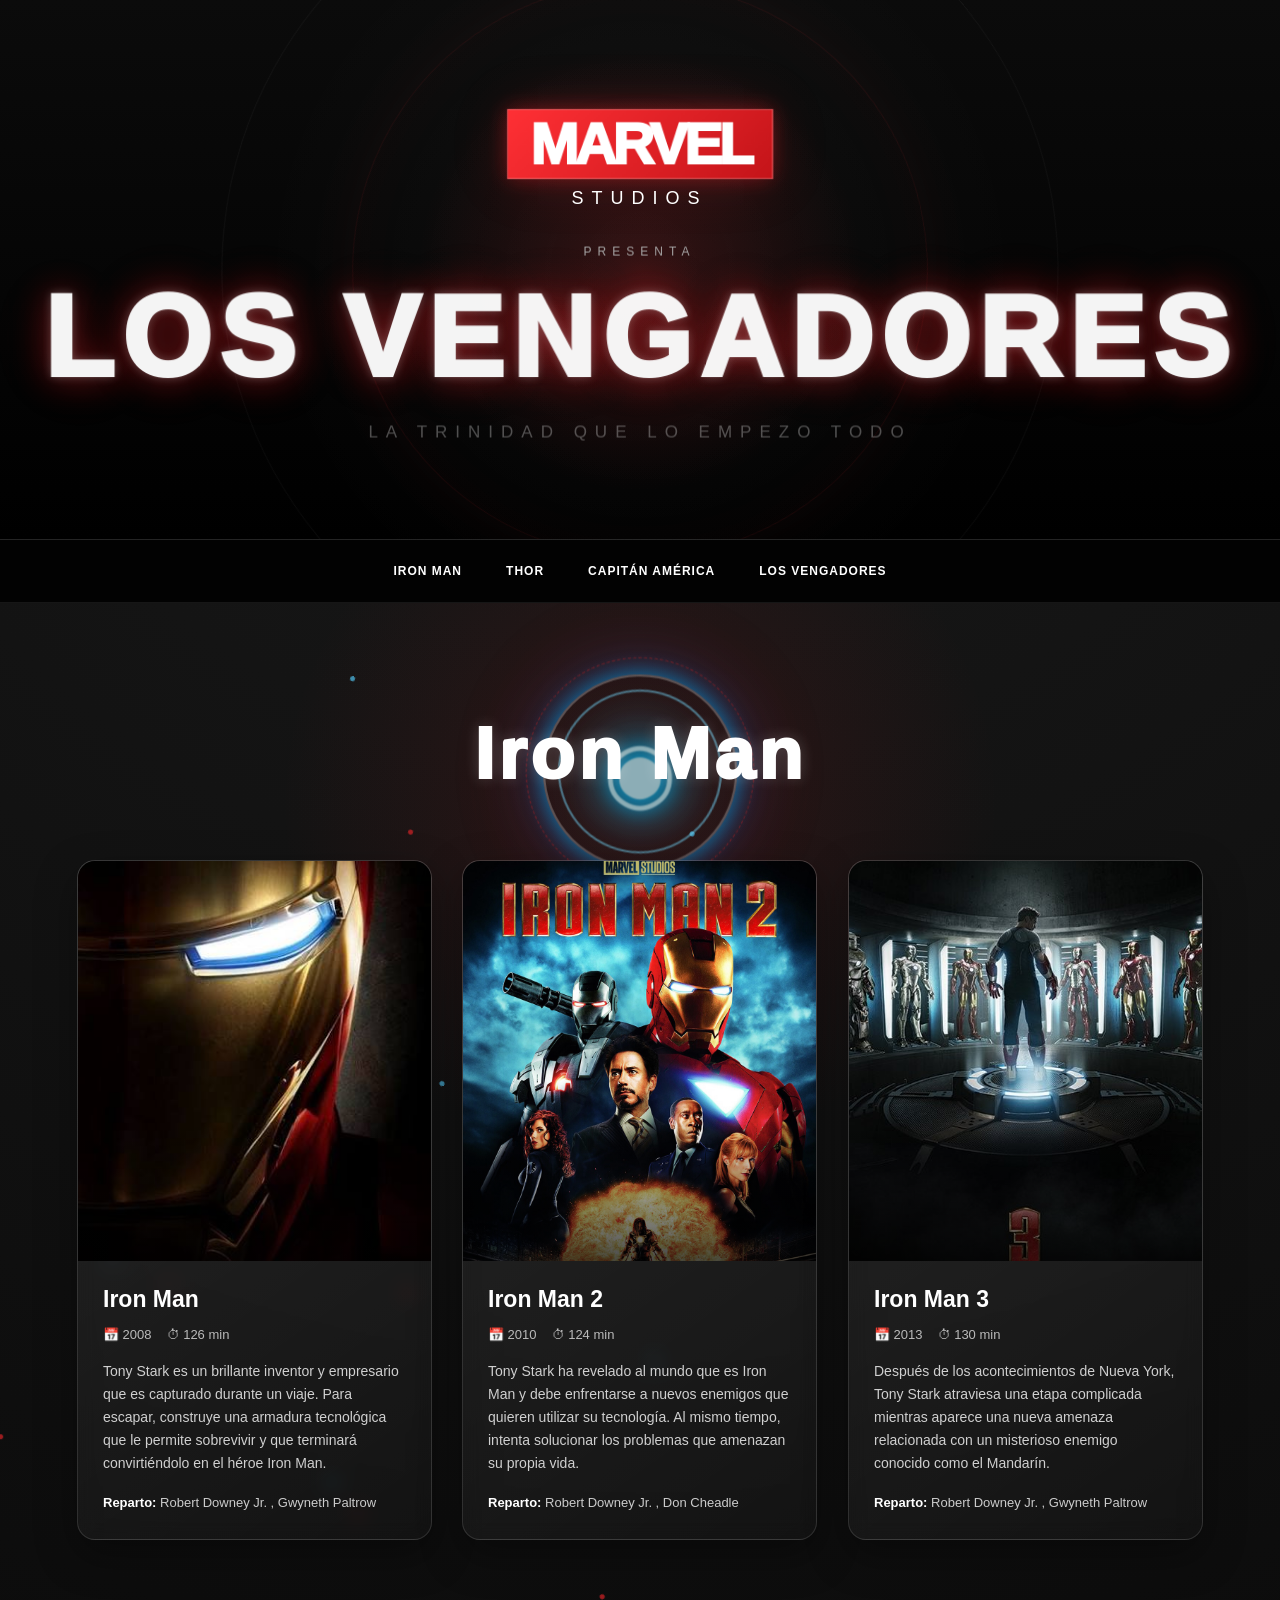
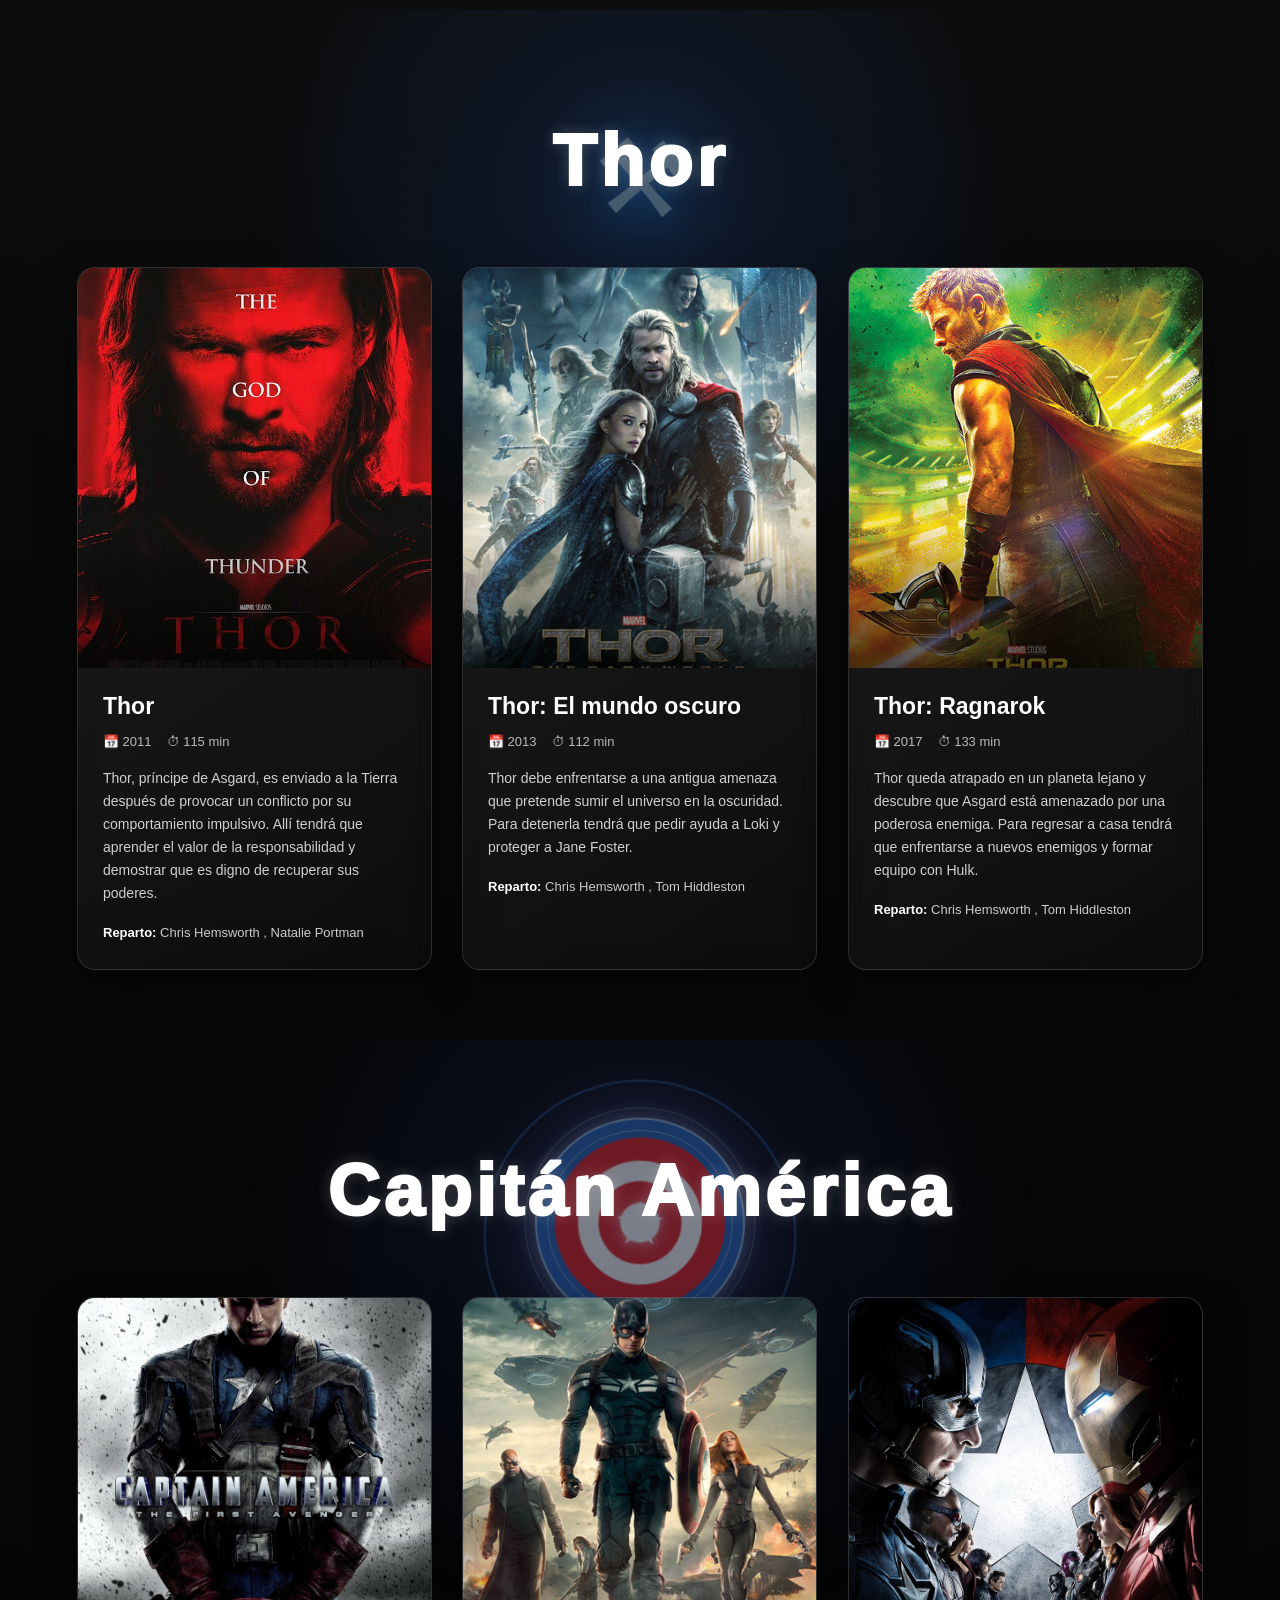
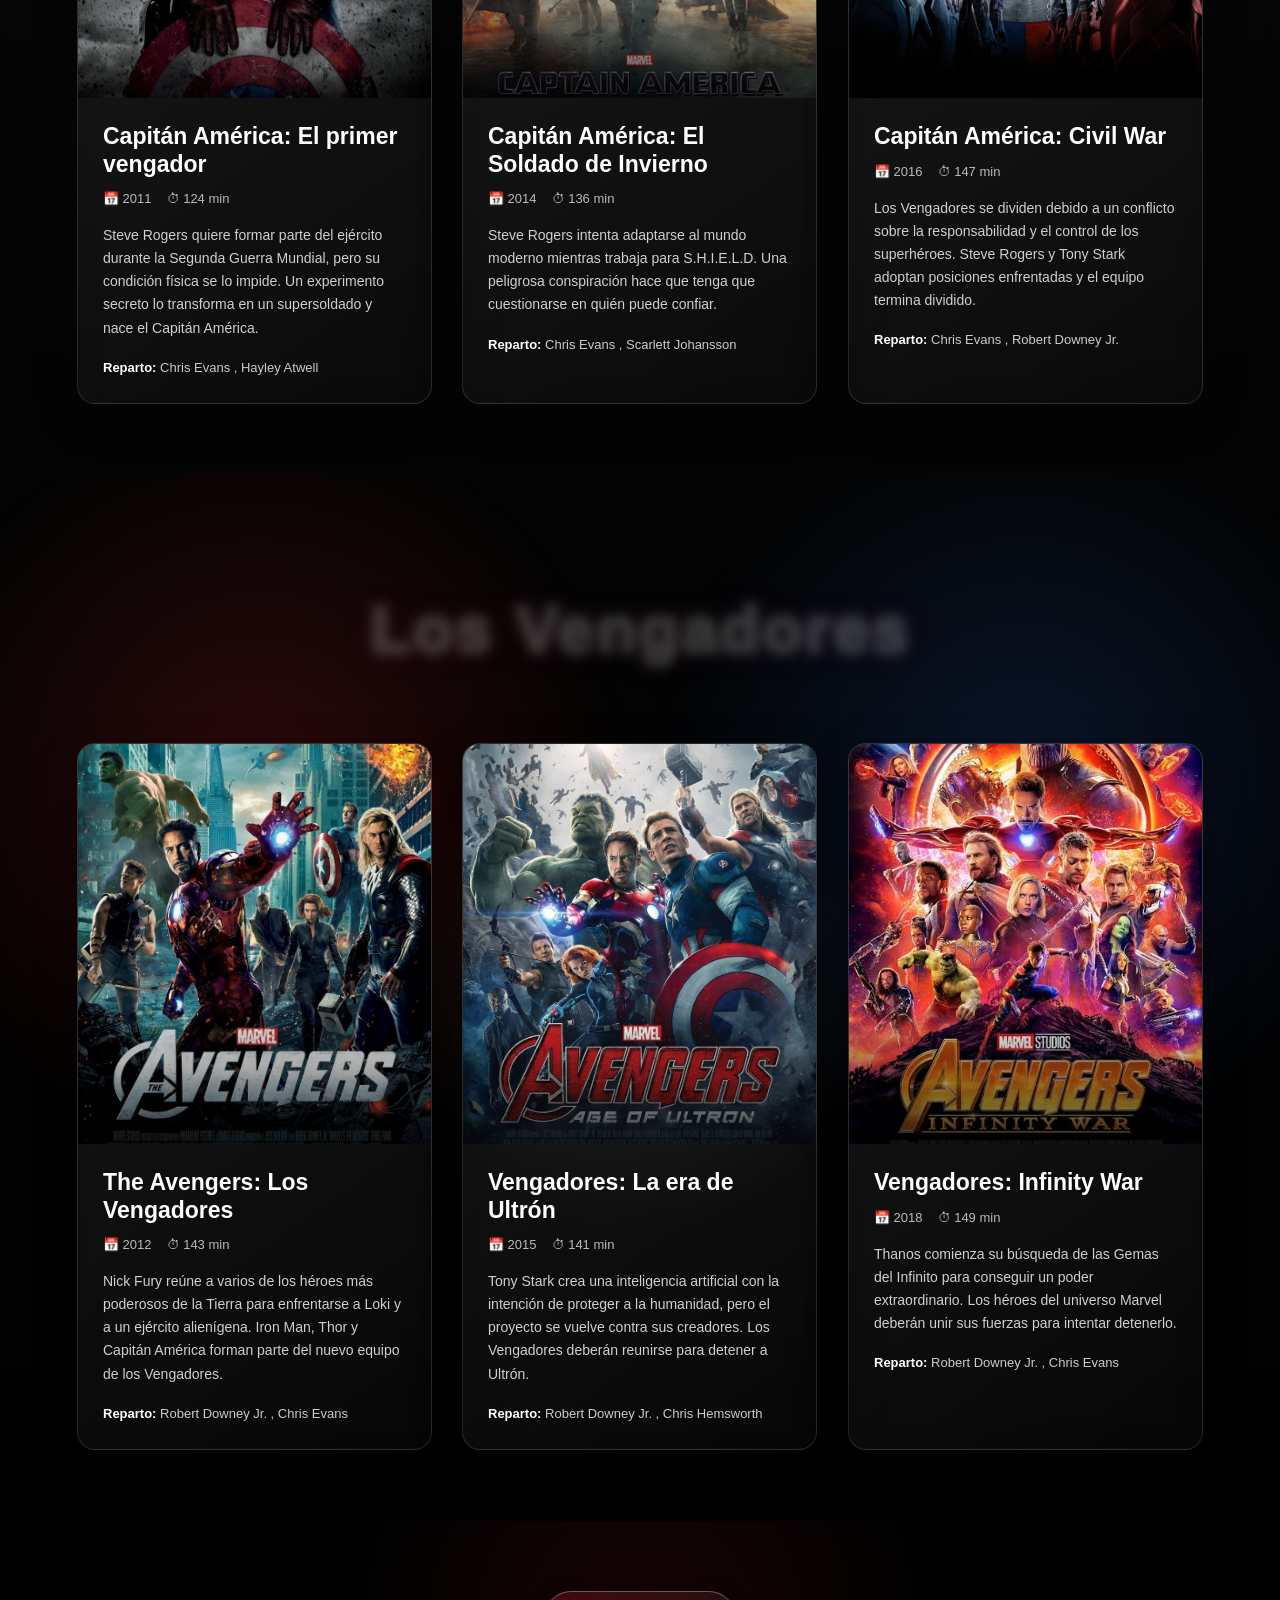
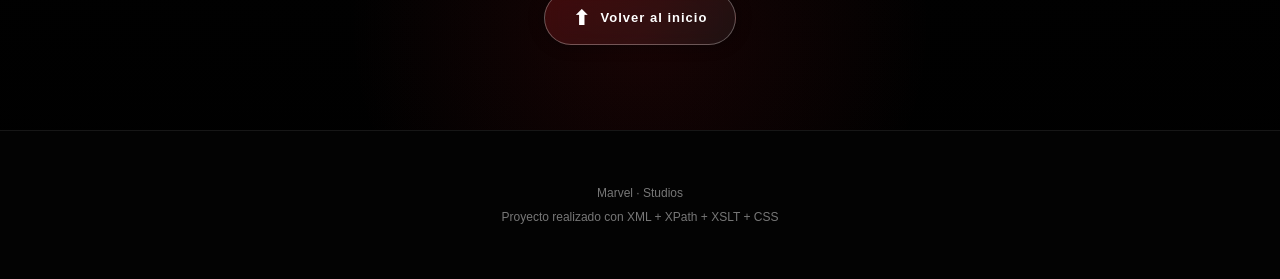
<file: index.html>
<!DOCTYPE html>
<html lang="es">
<head>
    <meta charset="UTF-8">
    <meta http-equiv="refresh" content="0; url=unidad-05/Actividad-evaluable-XSLT/cartelera.html">
    <title>Marvel - Una noche de cine</title>
</head>
<body>
    <p>Redirigiendo a la página de Marvel...</p>
</body>
</html>
</file>
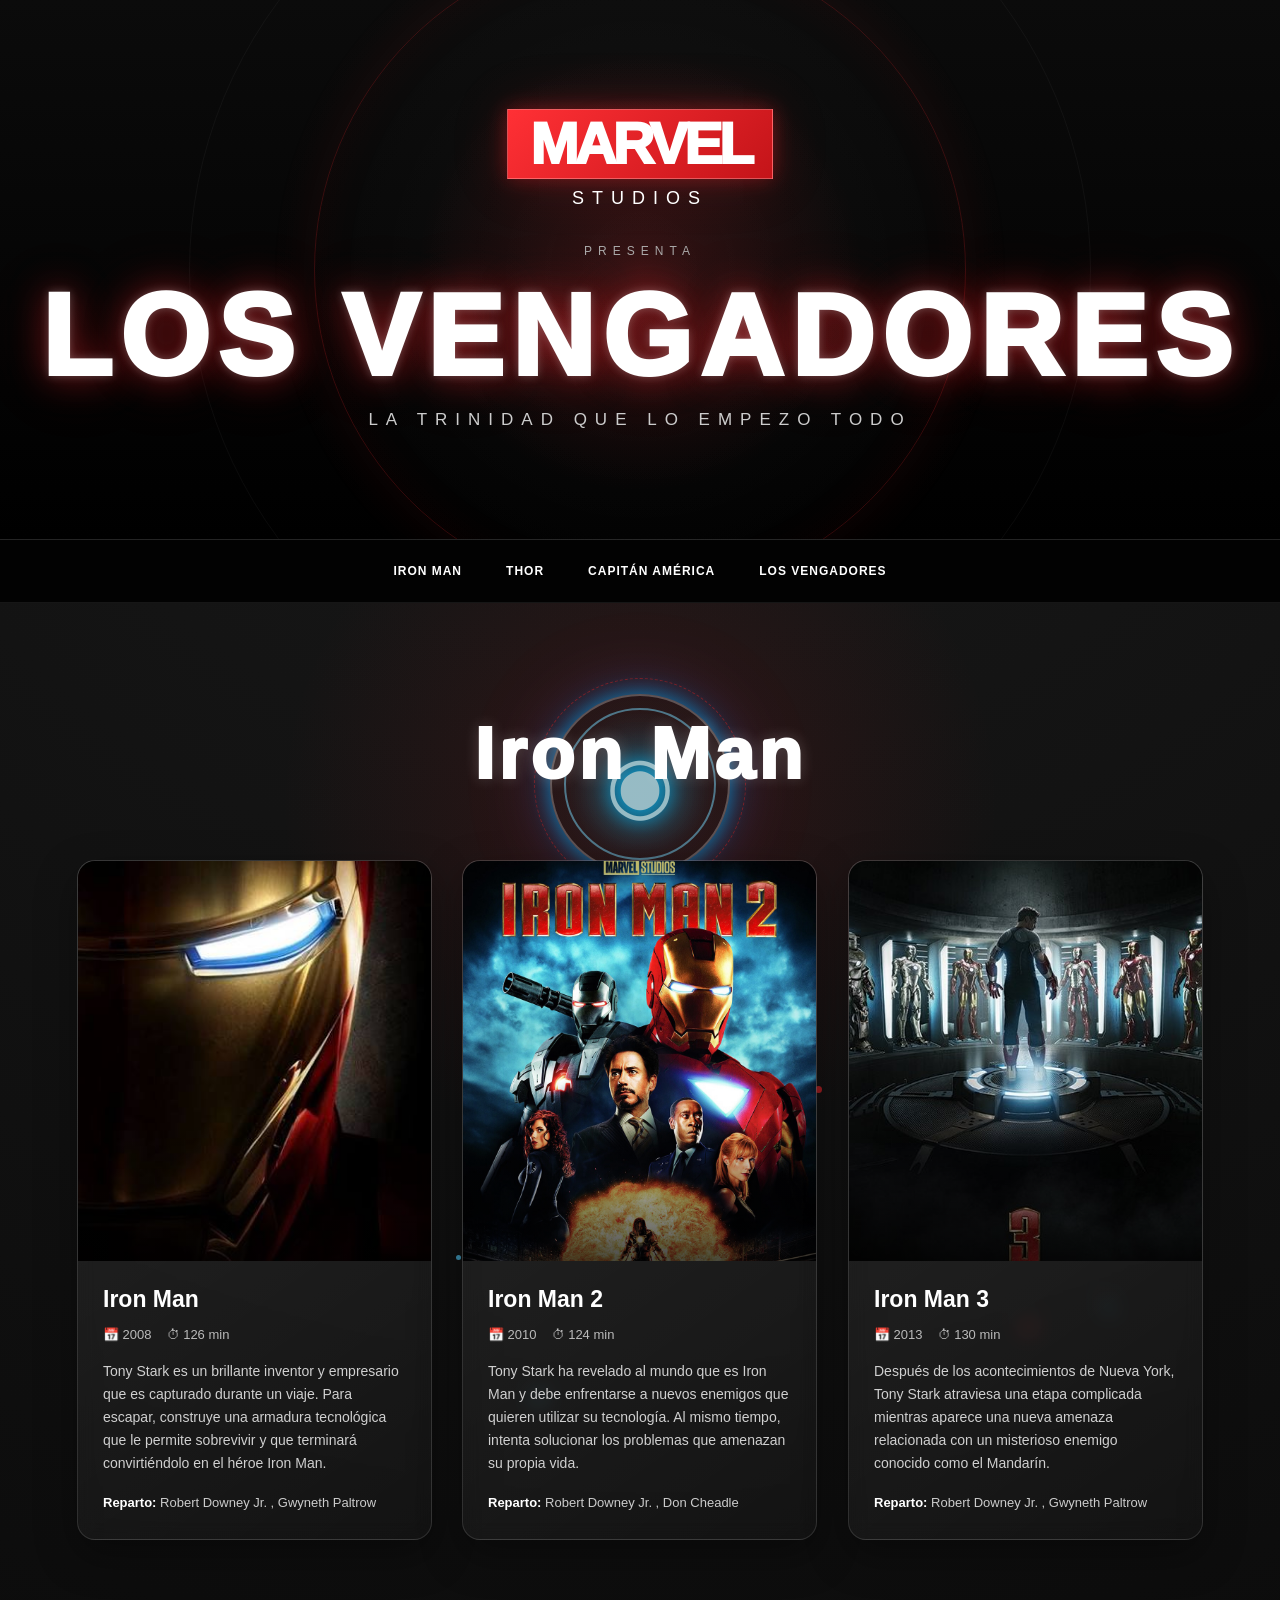
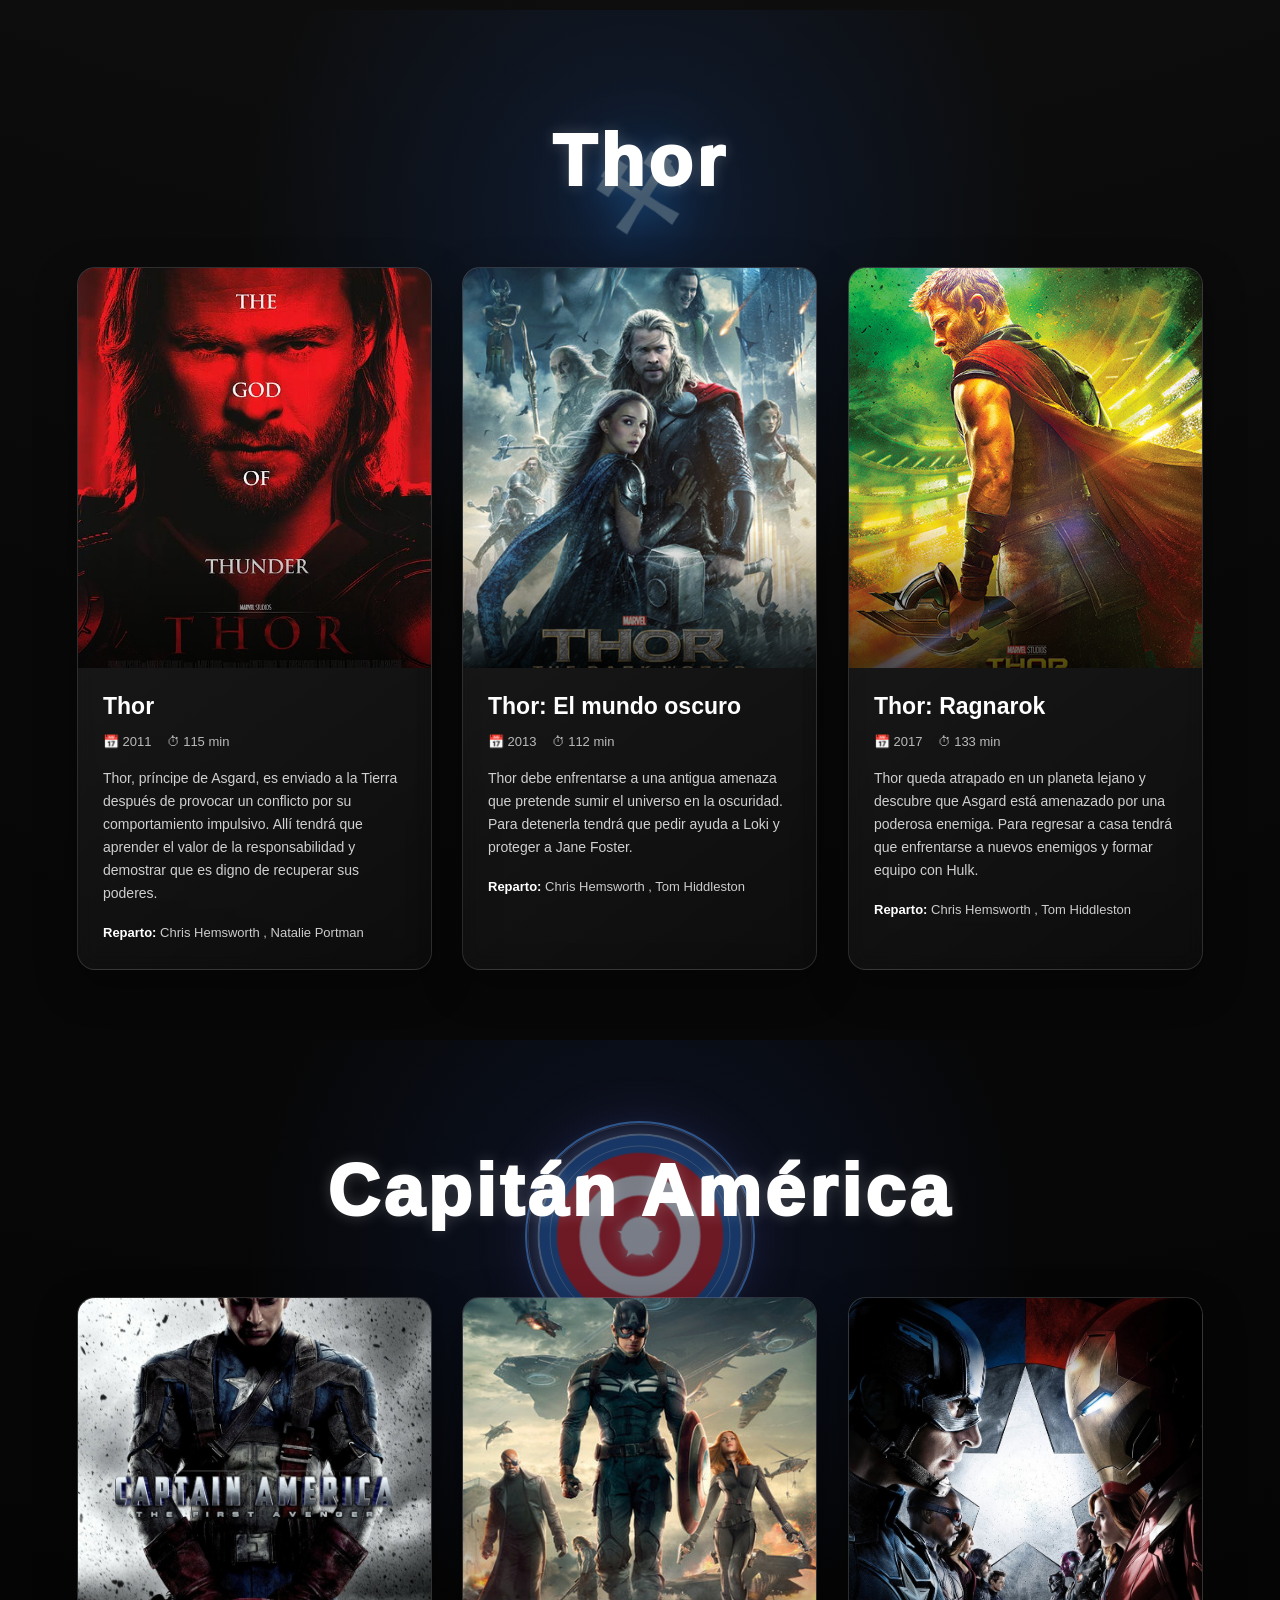
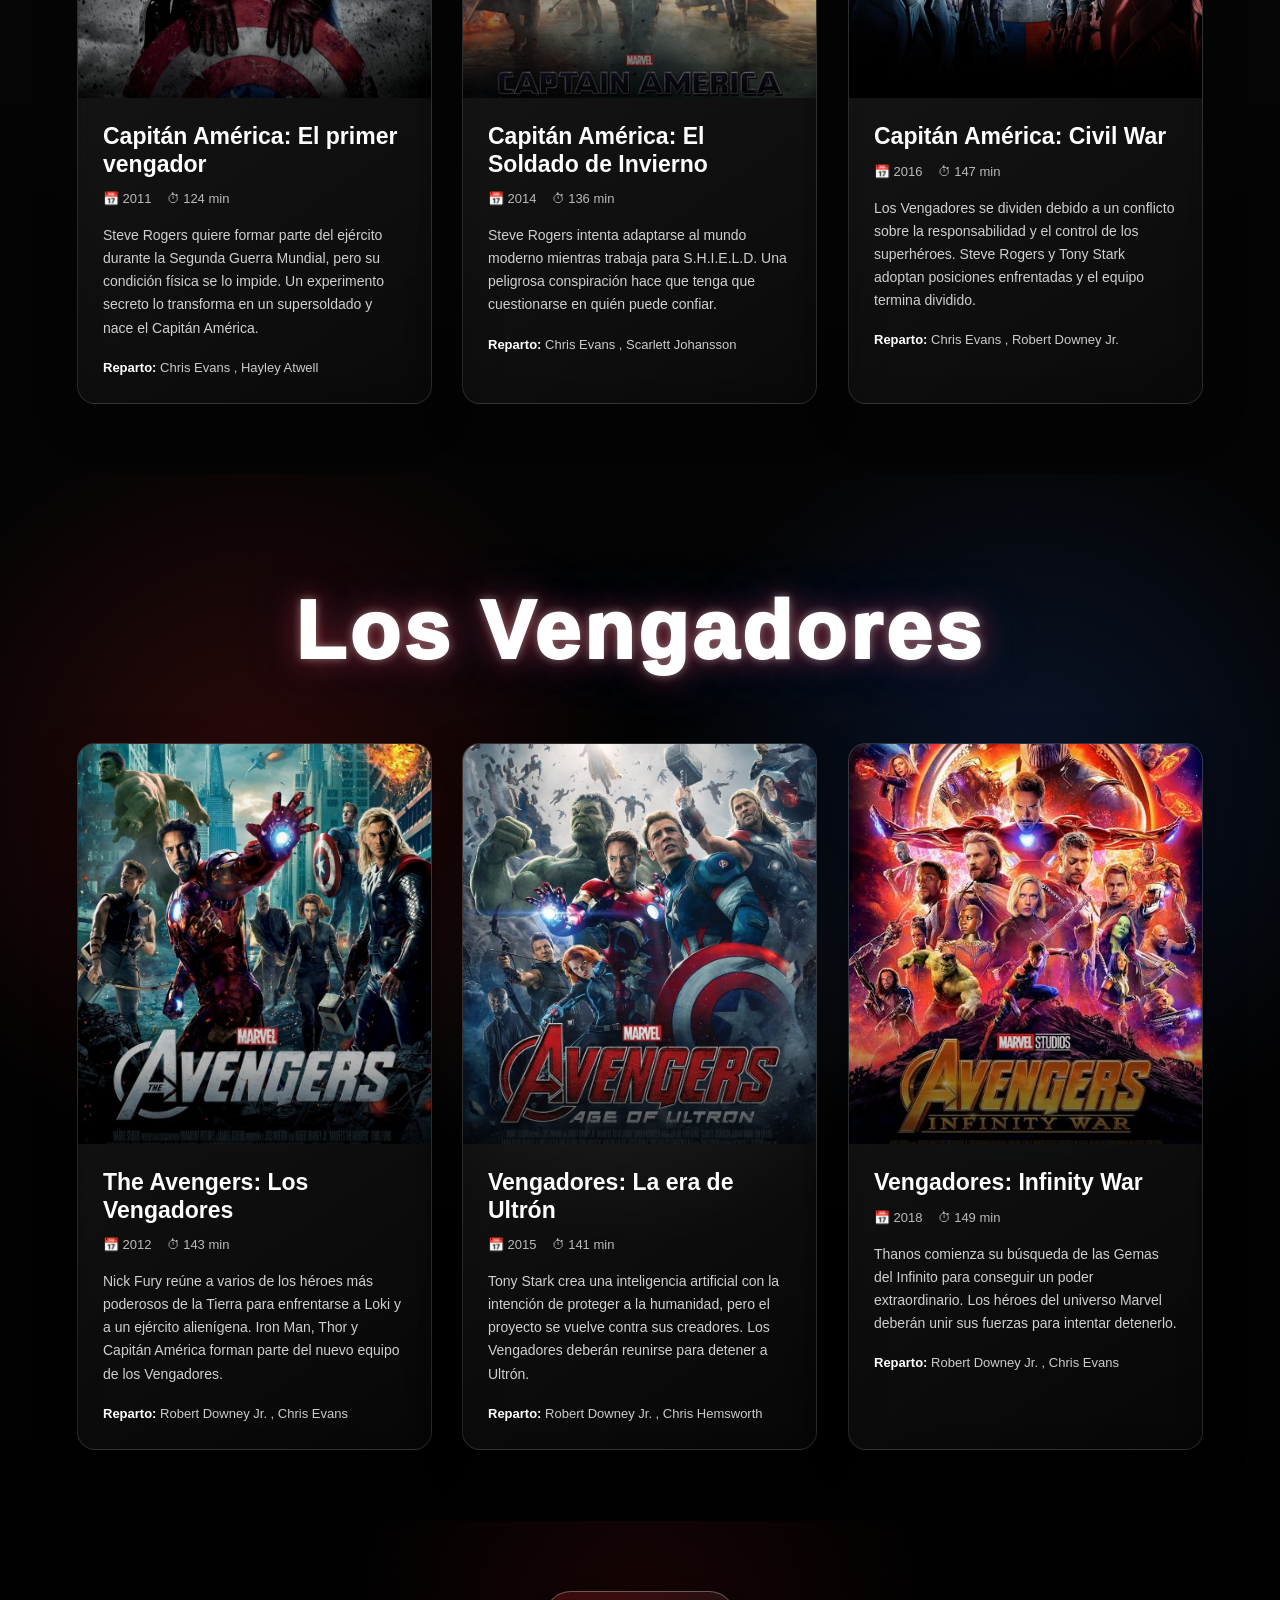
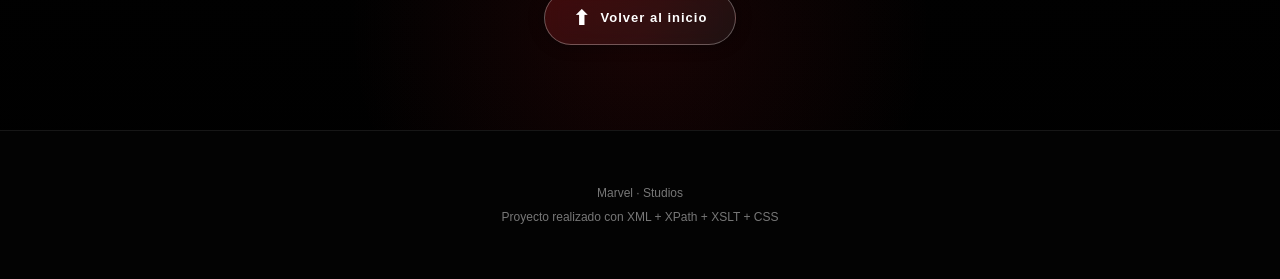
<file: unidad-05/Actividad-evaluable-XSLT/cartelera.html>
<html>
<head>
<meta http-equiv="Content-Type" content="text/html; charset=UTF-8">
<meta charset="UTF-8">
<meta name="viewport" content="width=device-width, initial-scale=1.0">
<title>Marvel - Una noche de cine</title>
<link rel="stylesheet" href="estilos.css">
</head>
<body id="inicio">
<header class="hero"><div class="marvel-logo">
                        MARVEL
                    </div>
<div class="studios">
                        STUDIOS
                    </div>
<div class="presenta">
                        PRESENTA
                    </div>
<h1>
                        LOS VENGADORES
                    </h1>
<p>
                        LA TRINIDAD QUE LO EMPEZO TODO
                    </p></header><nav class="menu"><a href="#iron-man">
                        IRON MAN
                    </a><a href="#thor">
                        THOR
                    </a><a href="#capitan-america">
                        CAPITÁN AMÉRICA
                    </a><a href="#vengadores">
                        LOS VENGADORES
                    </a></nav><main><section id="iron-man" class="categoria ironman-section"><div class="iron-particles"></div>
<div class="iron-particles particle-two"></div>
<div class="iron-particles particle-three"></div>
<div class="iron-core"><span>
                                            ◉
                                        </span></div>
<div class="category-title"><span>Iron Man</span></div>
<div class="peliculas">
<article class="pelicula"><div class="poster"><img src="img/ironman-01.jpeg" alt="Póster de Iron Man"></div>
<div class="info">
<h2>Iron Man</h2>
<div class="datos">
<span>
                                                            📅
                                                            2008</span><span>
                                                            ⏱
                                                            126
                                                            min
                                                        </span>
</div>
<p class="sinopsis">Tony Stark es un brillante inventor y empresario que es capturado durante un viaje. Para escapar, construye una armadura tecnológica que le permite sobrevivir y que terminará convirtiéndolo en el héroe Iron Man.</p>
<div class="reparto">
<strong>
                                                            Reparto:
                                                        </strong><span>Robert Downey Jr.
                                                                    ,
                                                                </span><span>Gwyneth Paltrow</span>
</div>
</div></article><article class="pelicula"><div class="poster"><img src="img/ironman-02.JPG" alt="Póster de Iron Man 2"></div>
<div class="info">
<h2>Iron Man 2</h2>
<div class="datos">
<span>
                                                            📅
                                                            2010</span><span>
                                                            ⏱
                                                            124
                                                            min
                                                        </span>
</div>
<p class="sinopsis">Tony Stark ha revelado al mundo que es Iron Man y debe enfrentarse a nuevos enemigos que quieren utilizar su tecnología. Al mismo tiempo, intenta solucionar los problemas que amenazan su propia vida.</p>
<div class="reparto">
<strong>
                                                            Reparto:
                                                        </strong><span>Robert Downey Jr.
                                                                    ,
                                                                </span><span>Don Cheadle</span>
</div>
</div></article><article class="pelicula"><div class="poster"><img src="img/ironman-03.jpg" alt="Póster de Iron Man 3"></div>
<div class="info">
<h2>Iron Man 3</h2>
<div class="datos">
<span>
                                                            📅
                                                            2013</span><span>
                                                            ⏱
                                                            130
                                                            min
                                                        </span>
</div>
<p class="sinopsis">Después de los acontecimientos de Nueva York, Tony Stark atraviesa una etapa complicada mientras aparece una nueva amenaza relacionada con un misterioso enemigo conocido como el Mandarín.</p>
<div class="reparto">
<strong>
                                                            Reparto:
                                                        </strong><span>Robert Downey Jr.
                                                                    ,
                                                                </span><span>Gwyneth Paltrow</span>
</div>
</div></article>
</div></section><section id="thor" class="categoria thor-section"><div class="thor-lightning lightning-one">
                                        ϟ
                                    </div>
<div class="thor-lightning lightning-two">
                                        ϟ
                                    </div>
<div class="thor-lightning lightning-three">
                                        ϟ
                                    </div>
<div class="thor-hammer">
                                        ⚒
                                    </div>
<div class="category-title"><span>Thor</span></div>
<div class="peliculas">
<article class="pelicula"><div class="poster"><img src="img/thor-01.jpg" alt="Póster de Thor"></div>
<div class="info">
<h2>Thor</h2>
<div class="datos">
<span>
                                                            📅
                                                            2011</span><span>
                                                            ⏱
                                                            115
                                                            min
                                                        </span>
</div>
<p class="sinopsis">Thor, príncipe de Asgard, es enviado a la Tierra después de provocar un conflicto por su comportamiento impulsivo. Allí tendrá que aprender el valor de la responsabilidad y demostrar que es digno de recuperar sus poderes.</p>
<div class="reparto">
<strong>
                                                            Reparto:
                                                        </strong><span>Chris Hemsworth
                                                                    ,
                                                                </span><span>Natalie Portman</span>
</div>
</div></article><article class="pelicula"><div class="poster"><img src="img/thor-02.jpg" alt="Póster de Thor: El mundo oscuro"></div>
<div class="info">
<h2>Thor: El mundo oscuro</h2>
<div class="datos">
<span>
                                                            📅
                                                            2013</span><span>
                                                            ⏱
                                                            112
                                                            min
                                                        </span>
</div>
<p class="sinopsis">Thor debe enfrentarse a una antigua amenaza que pretende sumir el universo en la oscuridad. Para detenerla tendrá que pedir ayuda a Loki y proteger a Jane Foster.</p>
<div class="reparto">
<strong>
                                                            Reparto:
                                                        </strong><span>Chris Hemsworth
                                                                    ,
                                                                </span><span>Tom Hiddleston</span>
</div>
</div></article><article class="pelicula"><div class="poster"><img src="img/thor-03.jpg" alt="Póster de Thor: Ragnarok"></div>
<div class="info">
<h2>Thor: Ragnarok</h2>
<div class="datos">
<span>
                                                            📅
                                                            2017</span><span>
                                                            ⏱
                                                            133
                                                            min
                                                        </span>
</div>
<p class="sinopsis">Thor queda atrapado en un planeta lejano y descubre que Asgard está amenazado por una poderosa enemiga. Para regresar a casa tendrá que enfrentarse a nuevos enemigos y formar equipo con Hulk.</p>
<div class="reparto">
<strong>
                                                            Reparto:
                                                        </strong><span>Chris Hemsworth
                                                                    ,
                                                                </span><span>Tom Hiddleston</span>
</div>
</div></article>
</div></section><section id="capitan-america" class="categoria capitan-section"><div class="cap-shield"><div class="shield-star">
                                            ★
                                        </div></div>
<div class="cap-wave"></div>
<div class="category-title"><span>Capitán América</span></div>
<div class="peliculas">
<article class="pelicula"><div class="poster"><img src="img/capitanamerica-01.jpg" alt="Póster de Capitán América: El primer vengador"></div>
<div class="info">
<h2>Capitán América: El primer vengador</h2>
<div class="datos">
<span>
                                                            📅
                                                            2011</span><span>
                                                            ⏱
                                                            124
                                                            min
                                                        </span>
</div>
<p class="sinopsis">Steve Rogers quiere formar parte del ejército durante la Segunda Guerra Mundial, pero su condición física se lo impide. Un experimento secreto lo transforma en un supersoldado y nace el Capitán América.</p>
<div class="reparto">
<strong>
                                                            Reparto:
                                                        </strong><span>Chris Evans
                                                                    ,
                                                                </span><span>Hayley Atwell</span>
</div>
</div></article><article class="pelicula"><div class="poster"><img src="img/capitanamerica-02.jpg" alt="Póster de Capitán América: El Soldado de Invierno"></div>
<div class="info">
<h2>Capitán América: El Soldado de Invierno</h2>
<div class="datos">
<span>
                                                            📅
                                                            2014</span><span>
                                                            ⏱
                                                            136
                                                            min
                                                        </span>
</div>
<p class="sinopsis">Steve Rogers intenta adaptarse al mundo moderno mientras trabaja para S.H.I.E.L.D. Una peligrosa conspiración hace que tenga que cuestionarse en quién puede confiar.</p>
<div class="reparto">
<strong>
                                                            Reparto:
                                                        </strong><span>Chris Evans
                                                                    ,
                                                                </span><span>Scarlett Johansson</span>
</div>
</div></article><article class="pelicula"><div class="poster"><img src="img/capitanamerica-03.jpg" alt="Póster de Capitán América: Civil War"></div>
<div class="info">
<h2>Capitán América: Civil War</h2>
<div class="datos">
<span>
                                                            📅
                                                            2016</span><span>
                                                            ⏱
                                                            147
                                                            min
                                                        </span>
</div>
<p class="sinopsis">Los Vengadores se dividen debido a un conflicto sobre la responsabilidad y el control de los superhéroes. Steve Rogers y Tony Stark adoptan posiciones enfrentadas y el equipo termina dividido.</p>
<div class="reparto">
<strong>
                                                            Reparto:
                                                        </strong><span>Chris Evans
                                                                    ,
                                                                </span><span>Robert Downey Jr.</span>
</div>
</div></article>
</div></section><section id="vengadores" class="categoria vengadores-section"><div class="avengers-energy"></div>
<div class="avengers-emblem"><div class="avengers-a">
                                            A
                                        </div></div>
<div class="team-symbol iron-symbol">
                                        ◉
                                    </div>
<div class="team-symbol thor-symbol">
                                        ϟ
                                    </div>
<div class="team-symbol cap-symbol">
                                        ★
                                    </div>
<div class="category-title"><span>Los Vengadores</span></div>
<div class="peliculas">
<article class="pelicula"><div class="poster"><img src="img/theavengers-01.jpg" alt="Póster de The Avengers: Los Vengadores"></div>
<div class="info">
<h2>The Avengers: Los Vengadores</h2>
<div class="datos">
<span>
                                                            📅
                                                            2012</span><span>
                                                            ⏱
                                                            143
                                                            min
                                                        </span>
</div>
<p class="sinopsis">Nick Fury reúne a varios de los héroes más poderosos de la Tierra para enfrentarse a Loki y a un ejército alienígena. Iron Man, Thor y Capitán América forman parte del nuevo equipo de los Vengadores.</p>
<div class="reparto">
<strong>
                                                            Reparto:
                                                        </strong><span>Robert Downey Jr.
                                                                    ,
                                                                </span><span>Chris Evans</span>
</div>
</div></article><article class="pelicula"><div class="poster"><img src="img/theavengers-02.jpg" alt="Póster de Vengadores: La era de Ultrón"></div>
<div class="info">
<h2>Vengadores: La era de Ultrón</h2>
<div class="datos">
<span>
                                                            📅
                                                            2015</span><span>
                                                            ⏱
                                                            141
                                                            min
                                                        </span>
</div>
<p class="sinopsis">Tony Stark crea una inteligencia artificial con la intención de proteger a la humanidad, pero el proyecto se vuelve contra sus creadores. Los Vengadores deberán reunirse para detener a Ultrón.</p>
<div class="reparto">
<strong>
                                                            Reparto:
                                                        </strong><span>Robert Downey Jr.
                                                                    ,
                                                                </span><span>Chris Hemsworth</span>
</div>
</div></article><article class="pelicula"><div class="poster"><img src="img/theavengers-03.jpeg" alt="Póster de Vengadores: Infinity War"></div>
<div class="info">
<h2>Vengadores: Infinity War</h2>
<div class="datos">
<span>
                                                            📅
                                                            2018</span><span>
                                                            ⏱
                                                            149
                                                            min
                                                        </span>
</div>
<p class="sinopsis">Thanos comienza su búsqueda de las Gemas del Infinito para conseguir un poder extraordinario. Los héroes del universo Marvel deberán unir sus fuerzas para intentar detenerlo.</p>
<div class="reparto">
<strong>
                                                            Reparto:
                                                        </strong><span>Robert Downey Jr.
                                                                    ,
                                                                </span><span>Chris Evans</span>
</div>
</div></article>
</div></section><div class="inicio-final"><a href="#inicio" class="boton-inicio"><span>⬆</span>

                            Volver al inicio

                        </a></div></main><footer><p>
                        Marvel · Studios
                    </p>
<p>
                        Proyecto realizado con XML + XPath + XSLT + CSS
                    </p></footer>
</body>
</html>
</file>
<file: unidad-05/Actividad-evaluable-XSLT/estilos.css>
/* =========================================================
   MARVEL — UNA NOCHE DE CINE
   ESTILOS GENERALES
========================================================= */

* {
    box-sizing: border-box;
    margin: 0;
    padding: 0;
}

html {
    scroll-behavior: smooth;
}

body {
    min-height: 100vh;

    background:
        radial-gradient(
            circle at 50% 0%,
            #1a1a1a 0%,
            #080808 45%,
            #000000 100%
        );

    color: white;

    font-family:
        Arial,
        Helvetica,
        sans-serif;

    overflow-x: hidden;
}


/* =========================================================
   HERO
========================================================= */

.hero {
    min-height: 540px;

    position: relative;

    display: flex;
    flex-direction: column;

    align-items: center;
    justify-content: center;

    text-align: center;

    overflow: hidden;

    background:
        radial-gradient(
            circle at center,
            rgba(230,36,41,0.18),
            transparent 32%
        ),
        radial-gradient(
            circle at center,
            rgba(255,255,255,0.04),
            transparent 55%
        ),
        linear-gradient(
            180deg,
            #0b0b0b,
            #000000
        );

    border-bottom:
        1px solid rgba(255,255,255,0.1);
}


/* círculos de energía del fondo */

.hero::before {
    content: "";

    position: absolute;

    width: 650px;
    height: 650px;

    border-radius: 50%;

    border:
        1px solid rgba(230,36,41,0.22);

    box-shadow:
        0 0 50px rgba(230,36,41,0.08),
        inset 0 0 50px rgba(230,36,41,0.05);

    animation:
        heroRing 6s ease-in-out infinite;
}


.hero::after {
    content: "";

    position: absolute;

    width: 900px;
    height: 900px;

    border-radius: 50%;

    border:
        1px solid rgba(255,255,255,0.04);

    animation:
        heroRingOuter 10s linear infinite;
}


/* =========================================================
   LOGO MARVEL
========================================================= */

.marvel-logo {
    position: relative;
    z-index: 5;

    padding: 8px 22px;

    background:
        linear-gradient(
            135deg,
            #ff3035,
            #c41419
        );

    color: white;

    font-size: 58px;

    font-weight: 1000;

    letter-spacing: -4px;

    line-height: 0.9;

    border:
        1px solid rgba(255,255,255,0.25);

    box-shadow:
        0 0 20px rgba(230,36,41,0.4),
        0 0 60px rgba(230,36,41,0.15);

    animation:
        marvelLogoIn 1s ease-out forwards;
}


.studios {
    position: relative;
    z-index: 5;

    margin-top: 8px;

    font-size: 18px;

    letter-spacing: 8px;

    opacity: 0;

    animation:
        fadeUp 0.8s ease-out 0.4s forwards;
}


.presenta {
    position: relative;
    z-index: 5;

    margin-top: 35px;

    font-size: 12px;

    letter-spacing: 6px;

    color: #aaa;

    opacity: 0;

    animation:
        fadeUp 0.8s ease-out 0.7s forwards;
}


.hero h1 {
    position: relative;
    z-index: 5;

    margin-top: 12px;

    font-size:
        clamp(52px, 9vw, 115px);

    font-weight: 1000;

    letter-spacing: 8px;

    opacity: 0;

    text-shadow:
        0 0 10px rgba(255,255,255,0.25),
        0 0 35px rgba(230,36,41,0.5),
        0 0 70px rgba(230,36,41,0.2);

    animation:
        titleIn 1.1s cubic-bezier(.16,.8,.2,1) 0.8s forwards;
}


.hero p {
    position: relative;
    z-index: 5;

    margin-top: 8px;

    font-size: 17px;

    letter-spacing: 8px;

    color: #ccc;

    opacity: 0;

    animation:
        fadeUp 0.8s ease-out 1.2s forwards;
}


/* =========================================================
   MENÚ
========================================================= */

.menu {
    position: sticky;

    top: 0;

    z-index: 100;

    display: flex;

    justify-content: center;

    align-items: center;

    flex-wrap: wrap;

    gap: 8px;

    padding: 14px 15px;

    background:
        rgba(0,0,0,0.88);

    backdrop-filter:
        blur(15px);

    border-bottom:
        1px solid rgba(255,255,255,0.08);
}


.menu a {
    position: relative;

    padding: 10px 18px;

    color: white;

    text-decoration: none;

    font-size: 12px;

    font-weight: bold;

    letter-spacing: 1px;

    border-radius: 25px;

    overflow: hidden;

    transition:
        transform 0.3s ease,
        background 0.3s ease,
        box-shadow 0.3s ease;
}


.menu a::before {
    content: "";

    position: absolute;

    left: -100%;

    top: 0;

    width: 100%;
    height: 100%;

    background:
        linear-gradient(
            90deg,
            transparent,
            rgba(255,255,255,0.2),
            transparent
        );

    transition:
        left 0.5s ease;
}


.menu a:hover {
    background:
        rgba(230,36,41,0.85);

    transform:
        translateY(-3px);

    box-shadow:
        0 0 20px rgba(230,36,41,0.4);
}


.menu a:hover::before {
    left: 100%;
}


/* =========================================================
   SECCIONES
========================================================= */

section {
    min-height: 100vh;

    position: relative;

    padding:
        110px 6% 70px;

    overflow: hidden;

    scroll-margin-top: 75px;
}


.category-title {
    position: relative;

    z-index: 20;

    text-align: center;

    margin-bottom: 65px;
}


.category-title span {
    display: inline-block;

    font-size:
        clamp(36px, 6vw, 72px);

    font-weight: 1000;

    letter-spacing: 4px;

    text-shadow:
        0 0 15px rgba(255,255,255,0.2);

    animation:
        categoryIn 0.8s ease-out;
}


/* =========================================================
   TARJETAS DE PELÍCULAS
========================================================= */

.peliculas {
    position: relative;

    z-index: 20;

    max-width: 1250px;

    margin: auto;

    display: grid;

    grid-template-columns:
        repeat(
            auto-fit,
            minmax(280px, 1fr)
        );

    gap: 30px;
}


.pelicula {
    position: relative;

    overflow: hidden;

    background:
        linear-gradient(
            145deg,
            rgba(255,255,255,0.09),
            rgba(255,255,255,0.025)
        );

    border:
        1px solid rgba(255,255,255,0.12);

    border-radius: 18px;

    backdrop-filter:
        blur(10px);

    box-shadow:
        0 15px 40px rgba(0,0,0,0.35);

    opacity: 0;

    animation:
        movieIn 0.8s cubic-bezier(.16,.8,.2,1) forwards;

    transition:
        transform 0.45s ease,
        border-color 0.45s ease,
        box-shadow 0.45s ease;
}


.pelicula:nth-child(1) {
    animation-delay: 0.15s;
}


.pelicula:nth-child(2) {
    animation-delay: 0.3s;
}


.pelicula:nth-child(3) {
    animation-delay: 0.45s;
}


.pelicula::before {
    content: "";

    position: absolute;

    top: 0;
    left: -120%;

    width: 80%;
    height: 100%;

    background:
        linear-gradient(
            90deg,
            transparent,
            rgba(255,255,255,0.08),
            transparent
        );

    transform:
        skewX(-20deg);

    transition:
        left 0.7s ease;

    z-index: 3;

    pointer-events: none;
}


.pelicula:hover {
    transform:
        translateY(-14px)
        scale(1.025);

    border-color:
        rgba(255,255,255,0.4);

    box-shadow:
        0 25px 60px rgba(0,0,0,0.7),
        0 0 30px rgba(230,36,41,0.08);
}


.pelicula:hover::before {
    left: 140%;
}


/* =========================================================
   PÓSTER
========================================================= */

.poster {
    height: 400px;

    overflow: hidden;

    position: relative;
}


.poster::after {
    content: "";

    position: absolute;

    inset: 0;

    background:
        linear-gradient(
            180deg,
            transparent 65%,
            rgba(0,0,0,0.7)
        );

    pointer-events: none;
}


.poster img {
    width: 100%;
    height: 100%;

    object-fit: cover;

    transition:
        transform 0.7s cubic-bezier(.16,.8,.2,1),
        filter 0.7s ease;
}


.pelicula:hover .poster img {
    transform:
        scale(1.1);

    filter:
        brightness(1.12)
        contrast(1.08)
        saturate(1.08);
}


/* =========================================================
   INFORMACIÓN
========================================================= */

.info {
    padding: 25px;
}


.info h2 {
    margin-bottom: 13px;

    font-size: 23px;

    line-height: 1.2;
}


.datos {
    display: flex;

    gap: 15px;

    margin-bottom: 18px;

    color: #bbb;

    font-size: 13px;
}


.sinopsis {
    margin-bottom: 18px;

    color: #d0d0d0;

    font-size: 14px;

    line-height: 1.65;
}


.reparto {
    color: #aaa;

    font-size: 13px;

    line-height: 1.6;
}


.reparto strong {
    color: white;
}


.reparto span {
    color: #ccc;
}


/* =========================================================
   IRON MAN
========================================================= */

section#iron-man {
    background:
        radial-gradient(
            circle at 50% 20%,
            rgba(230,36,41,0.13),
            transparent 35%
        );
}


/* reactor */

.iron-core {
    position: absolute;

    top: 18%;
    left: 50%;

    width: 180px;
    height: 180px;

    transform:
        translate(-50%, -50%);

    display: flex;

    align-items: center;
    justify-content: center;

    border-radius: 50%;

    border:
        2px solid rgba(255,255,255,0.35);

    background:
        radial-gradient(
            circle,
            rgba(100,220,255,0.18),
            transparent 60%
        );

    box-shadow:
        0 0 20px rgba(0,180,255,0.8),
        0 0 55px rgba(0,120,255,0.5),
        0 0 100px rgba(230,36,41,0.25);

    opacity: 0.75;

    animation:
        reactorFloat 3s ease-in-out infinite;
}


.iron-core::before {
    content: "";

    position: absolute;

    inset: 12px;

    border-radius: 50%;

    border:
        2px solid rgba(120,220,255,0.65);

    animation:
        reactorRotate 5s linear infinite;
}


.iron-core::after {
    content: "";

    position: absolute;

    inset: -18px;

    border-radius: 50%;

    border:
        1px dashed rgba(230,36,41,0.55);

    animation:
        reactorRotateReverse 8s linear infinite;
}


.iron-core span {
    font-size: 78px;

    color: #baf3ff;

    text-shadow:
        0 0 15px #00bfff,
        0 0 35px #00bfff,
        0 0 70px rgba(0,191,255,0.7);

    animation:
        coreGlow 1.5s ease-in-out infinite;
}


/* partículas nanotecnología */

.iron-particles {
    position: absolute;

    width: 5px;
    height: 5px;

    top: 30%;
    left: 20%;

    border-radius: 50%;

    background: #dffaff;

    box-shadow:
        120px 80px 0 #e62429,
        250px -20px 0 #54cfff,
        400px 130px 0 #e62429,
        600px -30px 0 #54cfff,
        760px 150px 0 #e62429,
        200px 350px 0 #54cfff,
        550px 300px 0 #e62429,
        850px 400px 0 #54cfff;

    opacity: 0.65;

    animation:
        nanoMove 6s ease-in-out infinite;
}


.particle-two {
    transform:
        scale(0.6);

    animation:
        nanoMove 8s ease-in-out infinite reverse;
}


.particle-three {
    transform:
        scale(1.4);

    animation:
        nanoMove 10s ease-in-out infinite;
}


/* =========================================================
   THOR
========================================================= */

section#thor {
    background:
        radial-gradient(
            circle at 50% 20%,
            rgba(30,100,220,0.18),
            transparent 38%
        );
}


/* martillo */

.thor-hammer {
    position: absolute;

    top: 18%;
    left: 50%;

    transform:
        translate(-50%, -50%)
        rotate(-12deg);

    font-size: 105px;

    color: #bfeaff;

    opacity: 0.3;

    filter:
        drop-shadow(0 0 15px #2d9cff)
        drop-shadow(0 0 40px #168fff);

    animation:
        hammerFloat 3s ease-in-out infinite;
}


/* rayos */

.thor-lightning {
    position: absolute;

    z-index: 5;

    color: #c8f2ff;

    font-size: 100px;

    font-weight: bold;

    text-shadow:
        0 0 8px white,
        0 0 20px #5ac8ff,
        0 0 45px #168fff,
        0 0 80px #168fff;

    opacity: 0;

    animation:
        lightningStrike 2.8s infinite;
}


.lightning-one {
    top: 12%;
    left: 13%;

    animation-delay: 0.2s;
}


.lightning-two {
    top: 24%;
    right: 15%;

    animation-delay: 1.2s;
}


.lightning-three {
    top: 45%;
    left: 48%;

    font-size: 75px;

    animation-delay: 2s;
}


/* =========================================================
   CAPITÁN AMÉRICA
========================================================= */

section#capitan-america {
    background:
        radial-gradient(
            circle at 50% 20%,
            rgba(35,80,190,0.18),
            transparent 38%
        );
}


.cap-shield {
    position: absolute;

    top: 19%;
    left: 50%;

    width: 205px;
    height: 205px;

    transform:
        translate(-50%, -50%);

    border-radius: 50%;

    background:
        radial-gradient(
            circle,
            white 0 13%,
            #e62429 14% 28%,
            white 29% 42%,
            #e62429 43% 58%,
            #2867bd 59% 100%
        );

    border:
        2px solid rgba(255,255,255,0.5);

    box-shadow:
        0 0 20px rgba(255,255,255,0.35),
        0 0 50px rgba(30,100,220,0.55),
        0 0 90px rgba(230,36,41,0.2);

    opacity: 0.45;

    animation:
        shieldFloat 4s ease-in-out infinite;
}


.cap-shield::before {
    content: "";

    position: absolute;

    inset: -12px;

    border-radius: 50%;

    border:
        1px solid rgba(255,255,255,0.25);
}


.cap-shield::after {
    content: "";

    position: absolute;

    inset: 10px;

    border-radius: 50%;

    border:
        1px solid rgba(255,255,255,0.35);
}


.shield-star {
    position: absolute;

    top: 50%;
    left: 50%;

    transform:
        translate(-50%, -50%);

    color: white;

    font-size: 58px;

    text-shadow:
        0 0 10px white,
        0 0 25px rgba(255,255,255,0.8);
}


.cap-wave {
    position: absolute;

    top: 19%;
    left: 50%;

    width: 230px;
    height: 230px;

    transform:
        translate(-50%, -50%);

    border:
        2px solid rgba(80,160,255,0.45);

    border-radius: 50%;

    animation:
        shieldWave 3s ease-out infinite;
}


/* =========================================================
   VENGADORES
========================================================= */

section#vengadores {
    min-height: 110vh;

    background:
        radial-gradient(
            circle at center,
            rgba(255,255,255,0.08),
            transparent 30%
        ),
        radial-gradient(
            circle at 20% 30%,
            rgba(230,36,41,0.18),
            transparent 30%
        ),
        radial-gradient(
            circle at 80% 30%,
            rgba(40,100,220,0.18),
            transparent 30%
        );
}


section#vengadores .category-title span {
    font-size:
        clamp(42px, 7vw, 82px);

    text-shadow:
        0 0 10px rgba(255,255,255,0.4),
        0 0 30px rgba(230,36,41,0.5),
        0 0 60px rgba(40,110,220,0.3);

    animation:
        avengersTitle 1.2s ease-out;
}


/* anillo energético */

.avengers-energy {
    position: absolute;

    width: 700px;
    height: 700px;

    top: 14%;
    left: 50%;

    transform:
        translateX(-50%);

    border-radius: 50%;

    background:
        conic-gradient(
            from 0deg,
            #e62429,
            #ffffff,
            #2867bd,
            #ffffff,
            #e62429
        );

    mask-image:
        radial-gradient(
            circle,
            transparent 54%,
            black 56%,
            transparent 61%
        );

    -webkit-mask-image:
        radial-gradient(
            circle,
            transparent 54%,
            black 56%,
            transparent 61%
        );

    opacity: 0;

    pointer-events: none;
}


section#vengadores:target .avengers-energy {
    animation:
        avengersEnergyIn 1.8s ease-out forwards,
        avengersRotate 9s 1.8s linear infinite;
}


/* emblema */

.avengers-emblem {
    position: absolute;

    top: 27%;
    left: 50%;

    width: 200px;
    height: 200px;

    transform:
        translate(-50%, -50%)
        scale(0);

    border-radius: 50%;

    border:
        3px solid rgba(255,255,255,0.9);

    background:
        radial-gradient(
            circle,
            rgba(255,255,255,0.14),
            rgba(0,0,0,0.3) 70%
        );

    box-shadow:
        0 0 20px rgba(255,255,255,0.4),
        0 0 50px rgba(230,36,41,0.35),
        0 0 90px rgba(40,100,220,0.2),
        inset 0 0 35px rgba(255,255,255,0.12);

    opacity: 0;

    z-index: 10;
}


.avengers-emblem::before {
    content: "";

    position: absolute;

    inset: -15px;

    border-radius: 50%;

    border:
        2px solid rgba(230,36,41,0.8);

    box-shadow:
        0 0 20px rgba(230,36,41,0.6);

    animation:
        emblemRing 3s linear infinite;
}


.avengers-emblem::after {
    content: "";

    position: absolute;

    inset: 12px;

    border-radius: 50%;

    border:
        1px solid rgba(255,255,255,0.35);
}


/* A */

.avengers-a {
    position: absolute;

    inset: 0;

    display: flex;

    align-items: center;
    justify-content: center;

    font-family:
        Arial,
        Helvetica,
        sans-serif;

    font-size: 130px;

    font-weight: 1000;

    line-height: 1;

    color: white;

    text-shadow:
        0 0 8px white,
        0 0 20px rgba(230,36,41,0.9),
        0 0 45px rgba(40,110,220,0.8),
        0 0 80px rgba(230,36,41,0.35);

    transform:
        translateX(-2px);
}


section#vengadores:target .avengers-emblem {
    animation:
        avengersEmblemIn 1.4s cubic-bezier(.16,.8,.2,1) 0.25s forwards,
        emblemPulse 3s 1.8s ease-in-out infinite;
}


/* símbolos */

.team-symbol {
    position: absolute;

    top: 28%;

    z-index: 5;

    font-size: 58px;

    opacity: 0.35;

    text-shadow:
        0 0 20px currentColor,
        0 0 40px currentColor;

    animation:
        symbolFloat 3s ease-in-out infinite;
}


.iron-symbol {
    left: 29%;

    color: #e62429;

    animation-delay: 0.2s;
}


.thor-symbol {
    right: 29%;

    color: #5db8ff;

    animation-delay: 0.8s;
}


.cap-symbol {
    left: 50%;

    transform:
        translateX(-50%);

    color: white;

    animation-delay: 1.2s;
}


/* =========================================================
   BOTÓN FINAL
========================================================= */

.inicio-final {
    display: flex;

    justify-content: center;

    padding:
        70px 20px 85px;

    background:
        radial-gradient(
            circle at center,
            rgba(230,36,41,0.1),
            transparent 45%
        );
}


.boton-inicio {
    display: flex;

    align-items: center;
    justify-content: center;

    gap: 10px;

    padding:
        14px 28px;

    color: white;

    background:
        linear-gradient(
            135deg,
            rgba(230,36,41,0.22),
            rgba(255,255,255,0.06)
        );

    border:
        1px solid rgba(255,255,255,0.3);

    border-radius: 30px;

    text-decoration: none;

    font-size: 13px;

    font-weight: bold;

    letter-spacing: 1px;

    backdrop-filter:
        blur(10px);

    box-shadow:
        0 0 15px rgba(0,0,0,0.4);

    transition:
        transform 0.3s ease,
        background 0.3s ease,
        border-color 0.3s ease,
        box-shadow 0.3s ease;
}


.boton-inicio span {
    font-size: 20px;

    transition:
        transform 0.3s ease;
}


.boton-inicio:hover {
    transform:
        translateY(-5px);

    background:
        linear-gradient(
            135deg,
            rgba(230,36,41,0.9),
            rgba(120,10,15,0.85)
        );

    border-color:
        rgba(255,255,255,0.8);

    box-shadow:
        0 0 25px rgba(230,36,41,0.55),
        0 10px 30px rgba(0,0,0,0.5);
}


.boton-inicio:hover span {
    transform:
        translateY(-4px);
}


/* =========================================================
   FOOTER
========================================================= */

footer {
    padding:
        50px 20px;

    text-align: center;

    background:
        #030303;

    border-top:
        1px solid rgba(255,255,255,0.08);

    color:
        #777;

    font-size:
        12px;

    line-height:
        2;
}


/* =========================================================
   ANIMACIONES
========================================================= */

@keyframes heroRing {

    0%, 100% {
        transform:
            scale(0.75)
            rotate(0deg);

        opacity: 0.25;
    }

    50% {
        transform:
            scale(1.05)
            rotate(180deg);

        opacity: 0.7;
    }

}


@keyframes heroRingOuter {

    from {
        transform:
            rotate(0deg)
            scale(0.9);
    }

    to {
        transform:
            rotate(360deg)
            scale(1.1);
    }

}


@keyframes marvelLogoIn {

    0% {
        transform:
            scale(0.6)
            translateY(20px);

        opacity: 0;
    }

    70% {
        transform:
            scale(1.08)
            translateY(0);

        opacity: 1;
    }

    100% {
        transform:
            scale(1);

        opacity: 1;
    }

}


@keyframes fadeUp {

    from {
        transform:
            translateY(20px);

        opacity: 0;
    }

    to {
        transform:
            translateY(0);

        opacity: 1;
    }

}


@keyframes titleIn {

    0% {
        transform:
            translateY(30px)
            scale(0.9);

        opacity: 0;
    }

    100% {
        transform:
            translateY(0)
            scale(1);

        opacity: 1;
    }

}


@keyframes categoryIn {

    from {
        transform:
            translateY(30px);

        opacity: 0;
    }

    to {
        transform:
            translateY(0);

        opacity: 1;
    }

}


@keyframes movieIn {

    from {
        transform:
            translateY(60px)
            scale(0.94);

        opacity: 0;
    }

    to {
        transform:
            translateY(0)
            scale(1);

        opacity: 1;
    }

}


/* =========================================================
   IRON MAN ANIMACIONES
========================================================= */

@keyframes reactorFloat {

    0%, 100% {
        transform:
            translate(-50%, -50%)
            scale(0.92);
    }

    50% {
        transform:
            translate(-50%, -57%)
            scale(1.08);
    }

}


@keyframes reactorRotate {

    from {
        transform:
            rotate(0deg);
    }

    to {
        transform:
            rotate(360deg);
    }

}


@keyframes reactorRotateReverse {

    from {
        transform:
            rotate(360deg);
    }

    to {
        transform:
            rotate(0deg);
    }

}


@keyframes coreGlow {

    0%, 100% {
        filter:
            brightness(0.9);
    }

    50% {
        filter:
            brightness(1.6);
    }

}


@keyframes nanoMove {

    0% {
        transform:
            translate(0,0)
            rotate(0deg);
    }

    25% {
        transform:
            translate(35px,-25px)
            rotate(90deg);
    }

    50% {
        transform:
            translate(-20px,-50px)
            rotate(180deg);
    }

    75% {
        transform:
            translate(50px,20px)
            rotate(270deg);
    }

    100% {
        transform:
            translate(0,0)
            rotate(360deg);
    }

}


/* =========================================================
   THOR ANIMACIONES
========================================================= */

@keyframes lightningStrike {

    0%, 65%, 100% {
        opacity: 0;

        transform:
            scale(0.6)
            rotate(-8deg);
    }

    68% {
        opacity: 1;

        transform:
            scale(1.25)
            rotate(5deg);
    }

    71% {
        opacity: 0.2;

        transform:
            scale(0.9)
            rotate(-3deg);
    }

    74% {
        opacity: 1;

        transform:
            scale(1.05)
            rotate(2deg);
    }

    78% {
        opacity: 0;
    }

}


@keyframes hammerFloat {

    0%, 100% {
        transform:
            translate(-50%, -50%)
            rotate(-12deg);
    }

    50% {
        transform:
            translate(-50%, -63%)
            rotate(5deg);
    }

}


/* =========================================================
   CAPITÁN AMÉRICA ANIMACIONES
========================================================= */

@keyframes shieldFloat {

    0%, 100% {
        transform:
            translate(-50%, -50%)
            rotate(-2deg)
            scale(0.92);
    }

    50% {
        transform:
            translate(-50%, -58%)
            rotate(3deg)
            scale(1.05);
    }

}


@keyframes shieldWave {

    0% {
        transform:
            translate(-50%, -50%)
            scale(0.65);

        opacity: 0.7;
    }

    70% {
        opacity: 0.25;
    }

    100% {
        transform:
            translate(-50%, -50%)
            scale(1.75);

        opacity: 0;
    }

}


/* =========================================================
   VENGADORES ANIMACIONES
========================================================= */

@keyframes avengersTitle {

    0% {
        transform:
            scale(0.7);

        opacity: 0;

        filter:
            blur(10px);
    }

    70% {
        transform:
            scale(1.08);

        opacity: 1;

        filter:
            blur(0);
    }

    100% {
        transform:
            scale(1);
    }

}


@keyframes avengersEnergyIn {

    0% {
        transform:
            translateX(-50%)
            rotate(0deg)
            scale(0.4);

        opacity: 0;
    }

    100% {
        transform:
            translateX(-50%)
            rotate(180deg)
            scale(1);

        opacity: 0.65;
    }

}


@keyframes avengersRotate {

    from {
        transform:
            translateX(-50%)
            rotate(180deg);
    }

    to {
        transform:
            translateX(-50%)
            rotate(540deg);
    }

}


@keyframes avengersEmblemIn {

    0% {
        transform:
            translate(-50%, -50%)
            scale(0)
            rotate(-180deg);

        opacity: 0;
    }

    65% {
        transform:
            translate(-50%, -50%)
            scale(1.18)
            rotate(15deg);

        opacity: 1;
    }

    100% {
        transform:
            translate(-50%, -50%)
            scale(1)
            rotate(0deg);

        opacity: 1;
    }

}


@keyframes emblemPulse {

    0%, 100% {
        box-shadow:
            0 0 20px rgba(255,255,255,0.4),
            0 0 50px rgba(230,36,41,0.35),
            0 0 90px rgba(40,100,220,0.2),
            inset 0 0 35px rgba(255,255,255,0.12);
    }

    50% {
        box-shadow:
            0 0 35px rgba(255,255,255,0.8),
            0 0 80px rgba(230,36,41,0.6),
            0 0 120px rgba(40,100,220,0.35),
            inset 0 0 50px rgba(255,255,255,0.2);
    }

}


@keyframes emblemRing {

    from {
        transform:
            rotate(0deg);
    }

    to {
        transform:
            rotate(360deg);
    }

}


@keyframes symbolFloat {

    0%, 100% {
        transform:
            translateY(0)
            scale(1);
    }

    50% {
        transform:
            translateY(-12px)
            scale(1.08);
    }

}


/* =========================================================
   RESPONSIVE
========================================================= */

@media (max-width: 700px) {

    .hero {
        min-height: 450px;
    }


    .marvel-logo {
        font-size: 42px;
    }


    .hero h1 {
        font-size: 48px;

        letter-spacing: 3px;
    }


    .hero p {
        font-size: 12px;

        letter-spacing: 4px;
    }


    .menu {
        gap: 4px;
    }


    .menu a {
        padding:
            8px 10px;

        font-size: 10px;
    }


    section {
        padding:
            85px 5% 60px;
    }


    .poster {
        height: 350px;
    }


    .iron-core {
        width: 140px;
        height: 140px;
    }


    .iron-core span {
        font-size: 60px;
    }


    .thor-hammer {
        font-size: 75px;
    }


    .cap-shield {
        width: 155px;
        height: 155px;
    }


    .avengers-energy {
        width: 450px;
        height: 450px;
    }


    .avengers-emblem {
        width: 145px;
        height: 145px;
    }


    .avengers-a {
        font-size: 92px;
    }


    .team-symbol {
        font-size: 40px;
    }

}
</file>
